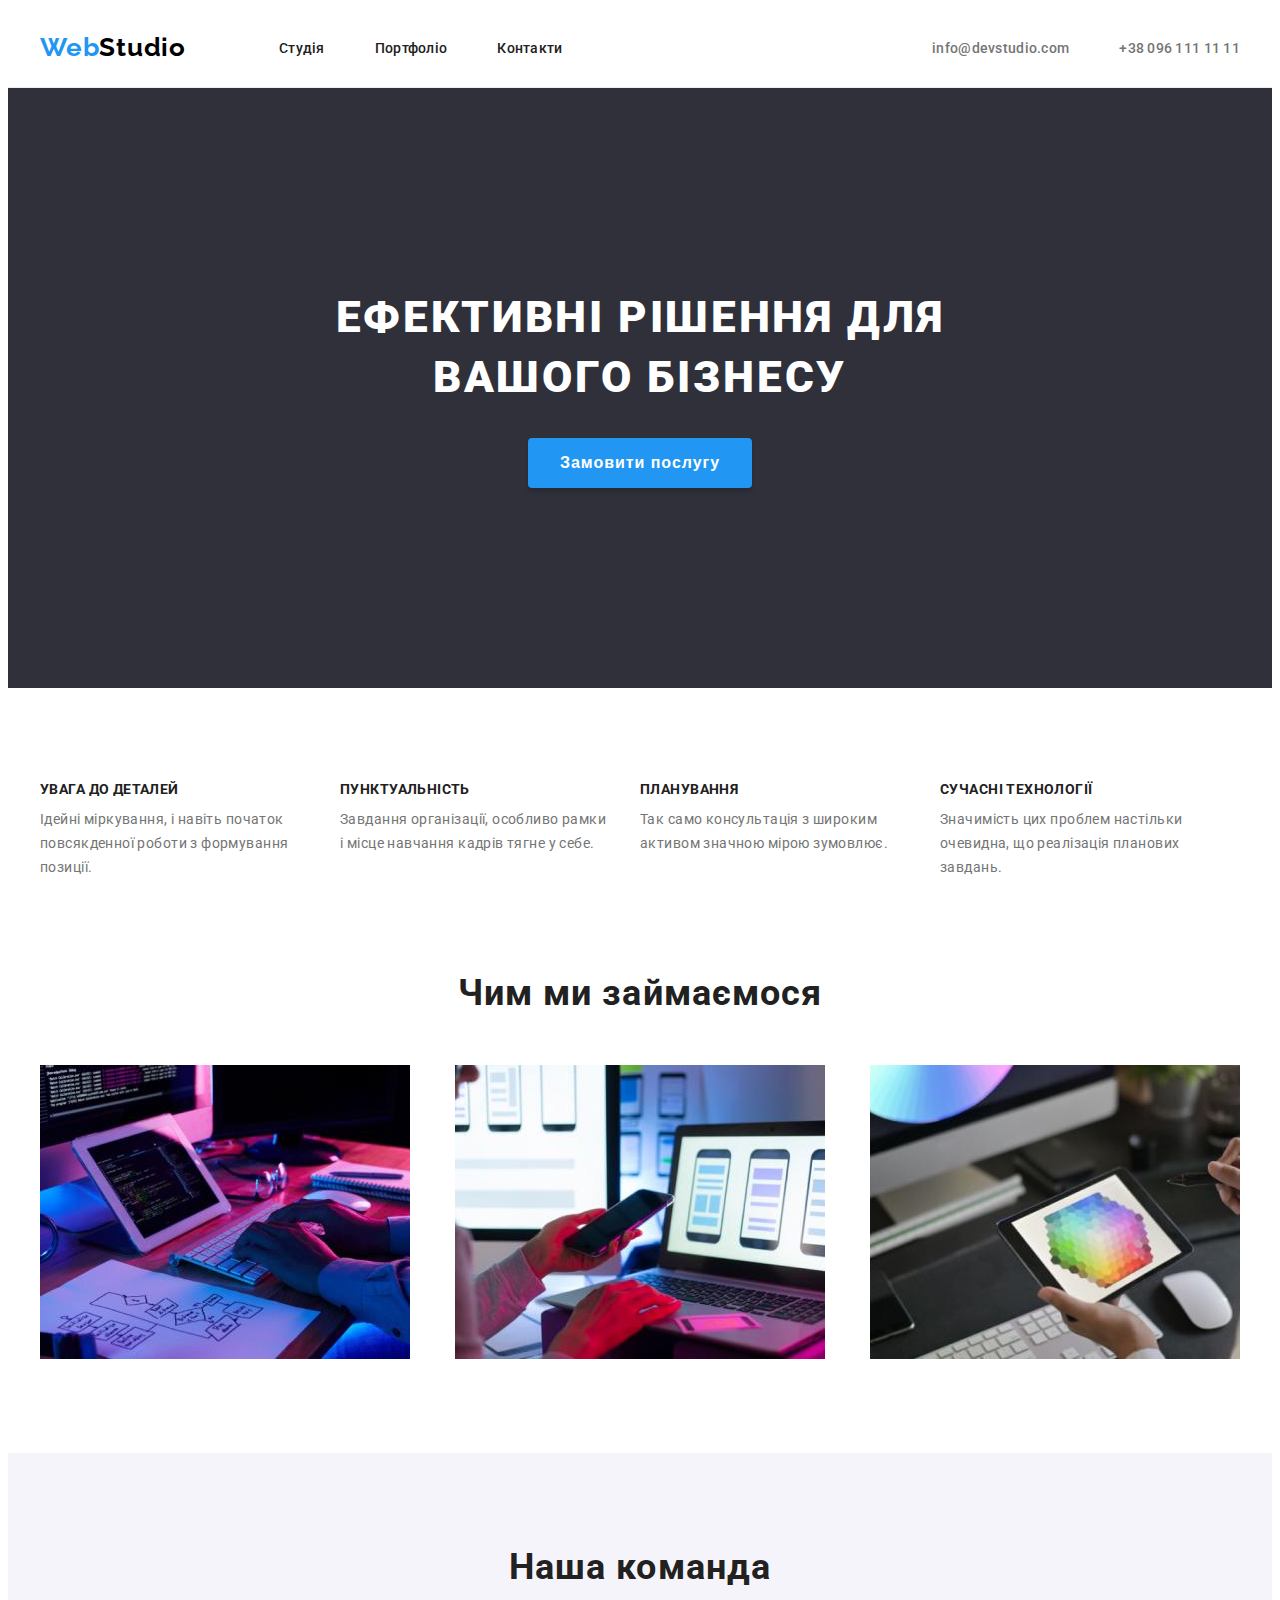
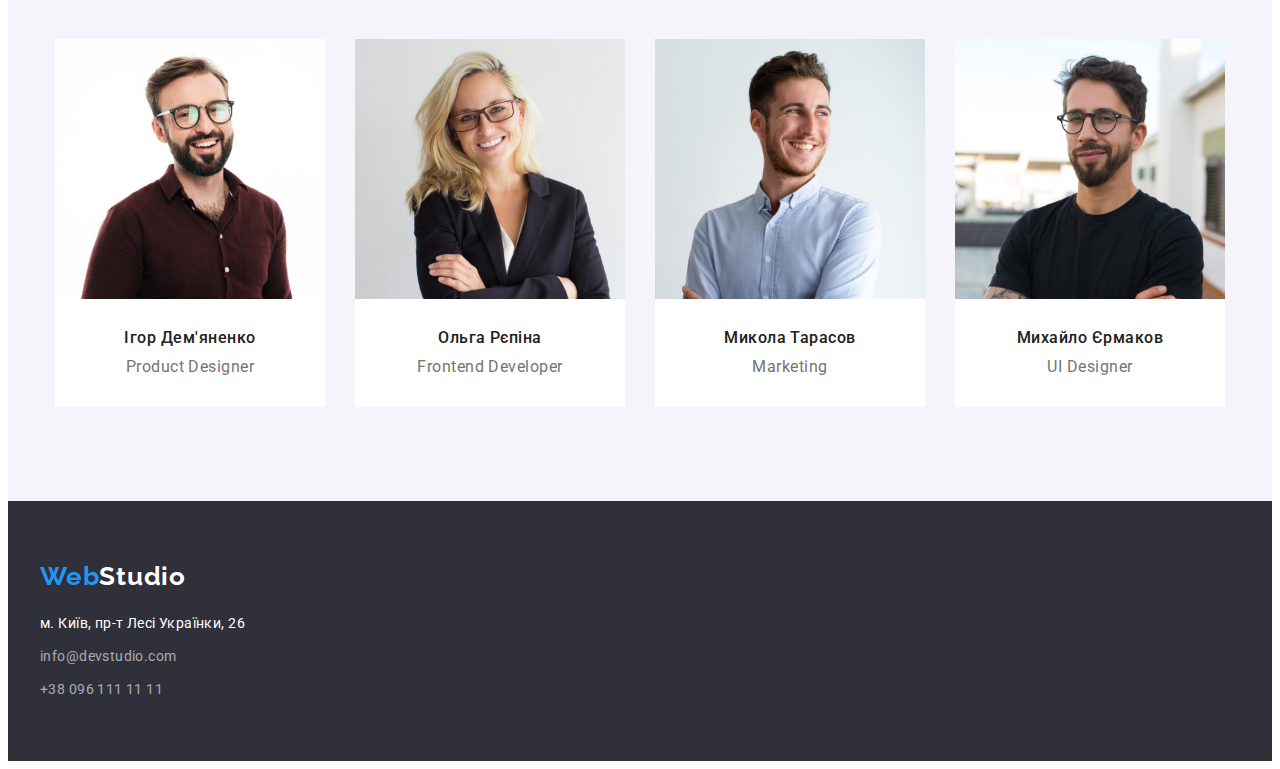
<file: index.htm>
<!DOCTYPE html>
<html lang="en">
<head>
    <meta charset="UTF-8">
    <meta http-equiv="X-UA-Compatible" content="IE=edge">
    <meta name="viewport" content="width=device-width, initial-scale=1.0">
    <title>HW#3</title>
    <link rel="preconnect" href="https://fonts.googleapis.com">
    <link rel="preconnect" href="https://fonts.gstatic.com" crossorigin>
    <link href="https://fonts.googleapis.com/css2?family=Raleway:wght@700&family=Roboto:wght@400;500;700;900&display=swap"
        rel="stylesheet">
    <link rel="stylesheet" href="https://cdnjs.cloudflare.com/ajax/libs/modern-normalize/1.1.0/modern-normalize.min.css"
        integrity="sha512-wpPYUAdjBVSE4KJnH1VR1HeZfpl1ub8YT/NKx4PuQ5NmX2tKuGu6U/JRp5y+Y8XG2tV+wKQpNHVUX03MfMFn9Q=="
        crossorigin="anonymous" referrerpolicy="no-referrer" />
    <link rel="stylesheet" href="./css/style.css">
</head>


<body>
    
    <header class="header">
        <div class="container">
            <a class="header-logo link" href="index.htm"><span class="web">Web</span>Studio</a>
            
            <nav class="header-nav">
                <ul class="nav-list list">
                    <li class="nav-item"><a href="index.htm" class="nav-link link">Студія</a></li>
                    <li class="nav-item"><a href="portfolio.html" class="nav-link link">Портфоліо</a></li>
                    <li class="nav-item"><a href="" class="nav-link link">Контакти</a></li>
                </ul>
            </nav>
            
            <ul class="connects-list list">
                    <li class="connects-item"><a href="mailto:info@devstudio.com" class="connects-link link">info@devstudio.com</a></li>
                    <li class="connects-item"><a href="tel:+380961111111" class="connects-link link">+38 096 111 11 11</a></li>
            </ul>
            
        </div>
    </header>
   
    <main>
        <section class="hero section">
            <div class="container">
                <h1 class="hero-title">Ефективні рішення для <br> вашого бізнесу</h1>
                <button class="hero-button btn" type="button">Замовити послугу</button>
            </div>
        </section>

        <section class="section">
            <div class="container">
                <h2 class="visually-hidden">Наші переваги</h2>
                <ul class="feature-list list">
                    <li class="feature-item">
                        <!-- <svg class="feature-icon">
                            <use href="./images/symbol-defs.svg#icon-antenna-1" width="70" height="70"></use>
                        </svg> -->
                        <h3 class="feature-title">УВАГА ДО ДЕТАЛЕЙ</h3>
                        <p class="feature-text">Ідейні міркування, і навіть початок повсякденної роботи з формування позиції.</p>
                    </li>
                    <li class="feature-item">
                        <!-- <svg class="feature-icon">
                            <use href="./images/symbol-defs.svg#icon-clock-1" width="70" height="70"></use>
                        </svg> -->
                        <h3 class="feature-title">ПУНКТУАЛЬНІСТЬ</h3>
                        <p class="feature-text">Завдання організації, особливо рамки і місце навчання кадрів тягне у себе.</p>
                    </li>
                    <li class="feature-item">
                        <!-- <svg class="feature-icon">
                            <use href="./images/symbol-defs.svg#icon-diagram-1" width="70" height="70"></use>
                        </svg> -->
                        <h3 class="feature-title">ПЛАНУВАННЯ</h3>
                        <p class="feature-text">Так само консультація з широким активом значною мірою зумовлює.</p>
                    </li>
                    <li class="feature-item">
                        <!-- <svg class="feature-icon">
                            <use href="./images/symbol-defs.svg#icon-astronaut-1" width="70" height="70"></use>
                        </svg> -->
                        <h3 class="feature-title">СУЧАСНІ ТЕХНОЛОГІЇ</h3>
                        <p class="feature-text">Значимість цих проблем настільки очевидна, що реалізація планових завдань.</p>
                    </li>
                </ul>
            </div>
        </section>

        <section class="work section">
            <div class="container">
                <h2 class="title">Чим ми займаємося</h2>
                <ul class="work-list list">
                    <li class="work-item"><img src="./images/1/1.jpg" alt="work photo" width="370" height="294"></li>
                    <li class="work-item"><img src="./images/1/2.jpg" alt="work photo" width="370" height="294"></li>
                    <li class="work-item"><img src="./images/1/3.jpg" alt="work photo" width="370" height="294"></li>
                </ul>
            </div>
        </section>

        <section class="team section">
            <div class="container">
                <h2 class="title">Наша команда</h2>
                <ul class="team-list list">
                    <li class="team-item item">
                        <img src="./images/2/1.jpg" alt="user photo" width="270" height="260">
                        <h3 class="team-title">Ігор Дем'яненко</h3>
                        <p class="team-after-title">Product Designer</p>
                        <!-- <ul class="team-soc-list list">
                            <li class="team-soc-item"><a href="" class="team-soc-link link">
                                <svg class="team-soc-icon" width="20" height="20">
                                    <use href="./images/symbol-defs.svg#icon-instagram-1"></use>
                                </svg>
                            </a></li>
                            <li class="team-soc-item"><a href="" class="team-soc-link link">
                                <svg class="team-soc-icon" width="20" height="20">
                                    <use href="./images/symbol-defs.svg#icon-twitter-1"></use>
                                </svg>
                            </a></li>
                            <li class="team-soc-item"><a href="" class="team-soc-link link">
                                <svg class="team-soc-icon" width="20" height="20">
                                    <use href="./images/symbol-defs.svg#icon-facebook-1"></use>
                                </svg>
                            </a></li>
                            <li class="team-soc-item"><a href="" class="team-soc-link link">
                                <svg class="team-soc-icon" width="20" height="20">
                                    <use href="./images/symbol-defs.svg#icon-linkedin-1"></use>
                                </svg>
                            </a></li>
                        </ul> -->
                    </li>
                    <li class="team-item">
                        <img src="./images/2/2.jpg" alt="user photo" width="270" height="260">
                        <h3 class="team-title">Ольга Рєпіна</h3>
                        <p class="team-after-title">Frontend Developer</p>
                        <!-- <ul class="team-soc-list list">
                            <li class="team-soc-item"><a href="" class="team-soc-link link">
                                    <svg class="team-soc-icon" width="20" height="20">
                                        <use href="./images/symbol-defs.svg#icon-instagram-1"></use>
                                    </svg>
                                </a></li>
                            <li class="team-soc-item"><a href="" class="team-soc-link link">
                                    <svg class="team-soc-icon" width="20" height="20">
                                        <use href="./images/symbol-defs.svg#icon-twitter-1"></use>
                                    </svg>
                                </a></li>
                            <li class="team-soc-item"><a href="" class="team-soc-link link">
                                    <svg class="team-soc-icon" width="20" height="20">
                                        <use href="./images/symbol-defs.svg#icon-facebook-1"></use>
                                    </svg>
                                </a></li>
                            <li class="team-soc-item"><a href="" class="team-soc-link link">
                                    <svg class="team-soc-icon" width="20" height="20">
                                        <use href="./images/symbol-defs.svg#icon-linkedin-1"></use>
                                    </svg>
                                </a></li>
                        </ul>   -->
                    </li>
                    <li class="team-item">
                        <img src="./images/2/3.jpg" alt="user photo" width="270" height="260">
                        <h3 class="team-title">Микола Тарасов</h3>
                        <p class="team-after-title">Marketing</p>
                        <!-- <ul class="team-soc-list list">
                            <li class="team-soc-item"><a href="" class="team-soc-link link">
                                    <svg class="team-soc-icon" width="20" height="20">
                                        <use href="./images/symbol-defs.svg#icon-instagram-1"></use>
                                    </svg>
                                </a></li>
                            <li class="team-soc-item"><a href="" class="team-soc-link link">
                                    <svg class="team-soc-icon" width="20" height="20">
                                        <use href="./images/symbol-defs.svg#icon-twitter-1"></use>
                                    </svg>
                                </a></li>
                            <li class="team-soc-item"><a href="" class="team-soc-link link">
                                    <svg class="team-soc-icon" width="20" height="20">
                                        <use href="./images/symbol-defs.svg#icon-facebook-1"></use>
                                    </svg>
                                </a></li>
                            <li class="team-soc-item"><a href="" class="team-soc-link link">
                                    <svg class="team-soc-icon" width="20" height="20">
                                        <use href="./images/symbol-defs.svg#icon-linkedin-1"></use>
                                    </svg>
                                </a></li>
                        </ul> -->
                    </li>
                    <li class="team-item">
                        <img src="./images/2/4.jpg" alt="user photo" width="270" height="260">
                        <h3 class="team-title">Михайло Єрмаков</h3>
                        <p class="team-after-title">UI Designer</p>
                        <!-- <ul class="team-soc-list list">
                            <li class="team-soc-item"><a href="" class="team-soc-link link">
                                    <svg class="team-soc-icon" width="20" height="20">
                                        <use href="./images/symbol-defs.svg#icon-instagram-1"></use>
                                    </svg>
                                </a></li>
                            <li class="team-soc-item"><a href="" class="team-soc-link link">
                                    <svg class="team-soc-icon" width="20" height="20">
                                        <use href="./images/symbol-defs.svg#icon-twitter-1"></use>
                                    </svg>
                                </a></li>
                            <li class="team-soc-item"><a href="" class="team-soc-link link">
                                    <svg class="team-soc-icon" width="20" height="20">
                                        <use href="./images/symbol-defs.svg#icon-facebook-1"></use>
                                    </svg>
                                </a></li>
                            <li class="team-soc-item"><a href="" class="team-soc-link link">
                                    <svg class="team-soc-icon" width="20" height="20">
                                        <use href="./images/symbol-defs.svg#icon-linkedin-1"></use>
                                    </svg>
                                </a></li>
                        </ul> -->
                    </li>
                </ul>
            </div>
        </section>

        <!-- <section class="section">
            <div class="clients">
                <h2 class="clients-title">Постійні клієнти</h2>
                <ul class="clients-list list"> 
                    <li class="clients-item">
                        <a href="" class="clients-link">
                            <svg class="clients-icon" width="106" height="60">
                                <use href="./images/symbol-defs.svg#icon-Logo"></use>
                            </svg>
                        </a>
                    </li>
                    <li class="clients-item">
                        <a href="" class="clients-link">
                            <svg class="clients-icon" width="106" height="60">
                                <use href="./images/symbol-defs.svg#icon-Logo-1"></use>
                            </svg>
                        </a>
                    </li>
                    <li class="clients-item">
                        <a href="" class="clients-link">
                            <svg class="clients-icon" width="106" height="60">
                                <use href="./images/symbol-defs.svg#icon-Logo-2"></use>
                            </svg>
                        </a>
                    </li>
                    <li class="clients-item">
                        <a href="" class="clients-link">
                            <svg class="clients-icon" width="106" height="60">
                                <use href="./images/symbol-defs.svg#icon-Logo-3"></use>
                            </svg>
                        </a>
                    </li>
                    <li class="clients-item">
                        <a href="" class="clients-link">
                            <svg class="clients-icon" width="106" height="60">
                                <use href="./images/symbol-defs.svg#icon-Logo-4"></use>
                            </svg>
                        </a>
                    </li>
                    <li class="clients-item">
                        <a href="" class="clients-link">
                            <svg class="clients-icon" width="106" height="60">
                                <use href="./images/symbol-defs.svg#icon-Logo-5"></use>
                            </svg>
                        </a>
                    </li>
                </ul>
            </div>
        </section> -->
    </main>

    <footer class="footer">
        <div class="container footer-container">
            <div class="studio-links">
                <a class="logo-footer" href="index.htm"><span class="web">Web</span>Studio</a>
                <address class="address">
                    <ul class="address-list list">
                        <li class="address-item"><a href="https://goo.gl/maps/bcFyu82dvzgMby9P7" class="address-link location">
                            м. Київ, пр-т Лесі Українки, 26</a></li>
                        <li class="address-item"><a href="mailto:info@devstudio.com" class="address-link">info@devstudio.com</a>
                        </li>
                        <li class="address-item"><a href="tel:+380961111111" class="address-link">+38 096 111 11 11</a></li>
                    </ul>
                </address>
            </div>
            
            <!-- <div class="soc-network">
                <h3 class="soc-network-title">приєднуйтесь</h3>
                
                <ul class="soc-network-list list">
                    <li class="soc-network-item"><a href="" class="soc-network-link link">
                        <svg class="team-soc-icon" width="20" height="20">
                            <use href="./images/symbol-defs.svg#icon-instagram-1"></use>
                        </svg>
                    </a> </li>
                    <li class="soc-network-item"><a href="" class="soc-network-link link">
                        <svg class="team-soc-icon" width="20" height="20">
                            <use href="./images/symbol-defs.svg#icon-twitter-1"></use>
                        </svg>
                    </a> </li>
                    <li class="soc-network-item"><a href="" class="soc-network-link link">
                        <svg class="team-soc-icon" width="20" height="20">
                            <use href="./images/symbol-defs.svg#icon-facebook-1"></use>
                        </svg>
                    </a> </li>
                    <li class="soc-network-item"><a href="" class="soc-network-link link">
                        <svg class="team-soc-icon" width="20" height="20">
                            <use href="./images/symbol-defs.svg#icon-linkedin-1"></use>
                        </svg>
                    </a> </li>
                </ul>
            </div> -->

        </div>
    </footer>

</body>
</html>
</file>
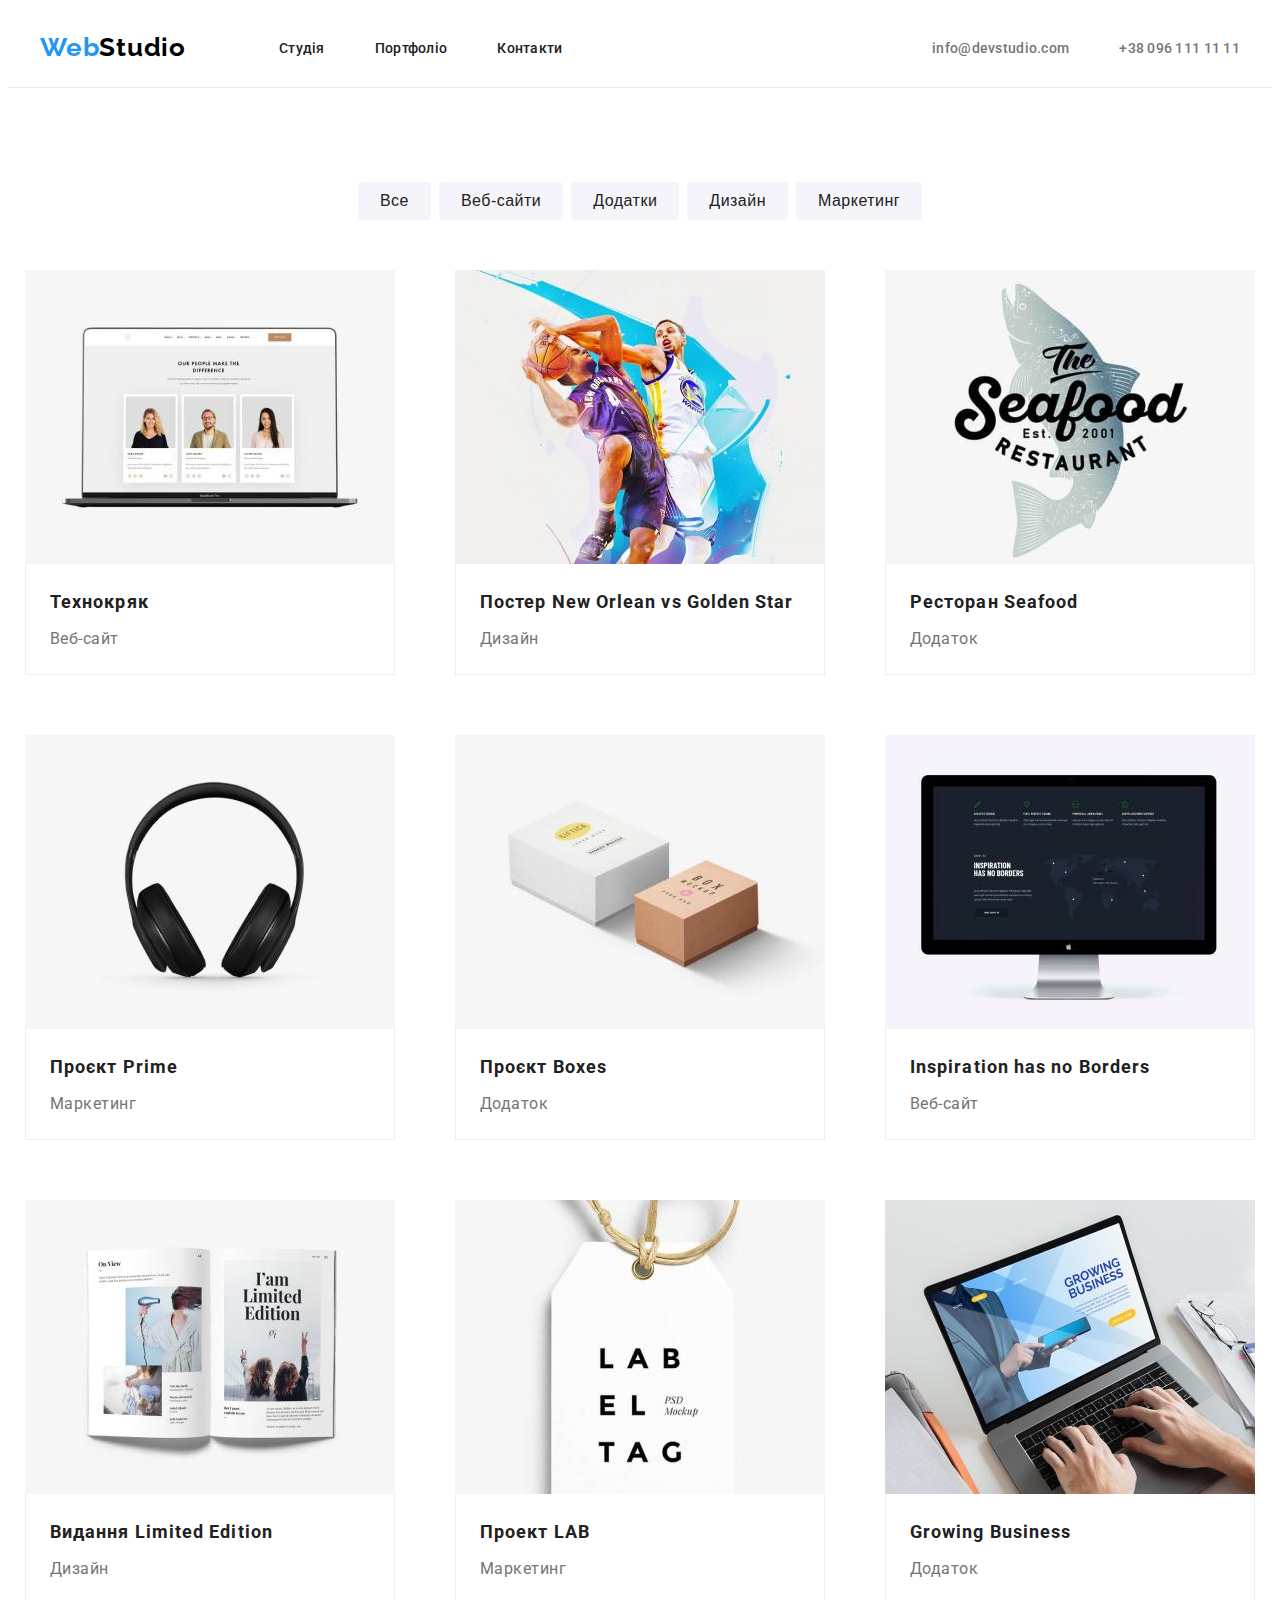
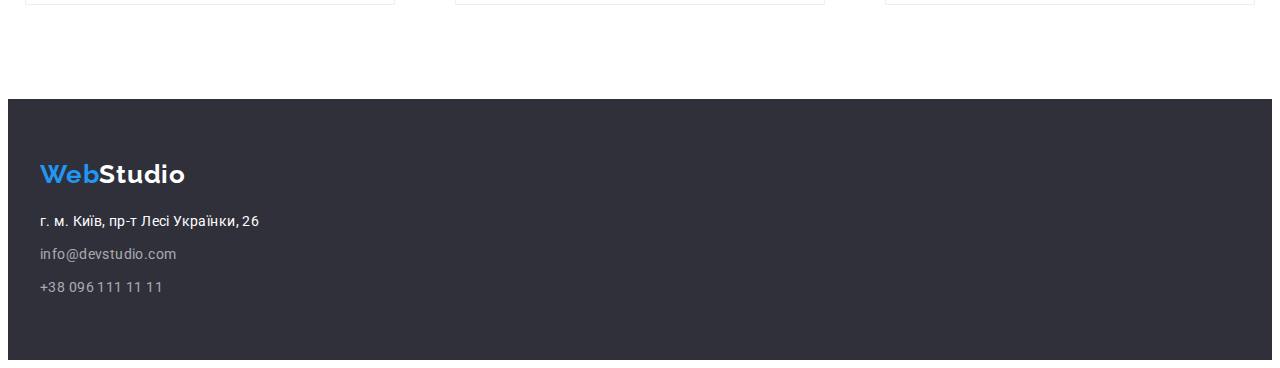
<file: portfolio.html>
<!DOCTYPE html>
<html lang="en">
<head>
    <meta charset="UTF-8">
    <meta http-equiv="X-UA-Compatible" content="IE=edge">
    <meta name="viewport" content="width=device-width, initial-scale=1.0">
    <title>HW#3</title>
    <link rel="preconnect" href="https://fonts.googleapis.com">
    <link rel="preconnect" href="https://fonts.gstatic.com" crossorigin>
    <link
        href="https://fonts.googleapis.com/css2?family=Raleway:wght@700&family=Roboto:wght@400;500;700;900&display=swap"
        rel="stylesheet">
    <link rel="stylesheet" href="https://cdnjs.cloudflare.com/ajax/libs/modern-normalize/1.1.0/modern-normalize.min.css"
        integrity="sha512-wpPYUAdjBVSE4KJnH1VR1HeZfpl1ub8YT/NKx4PuQ5NmX2tKuGu6U/JRp5y+Y8XG2tV+wKQpNHVUX03MfMFn9Q=="
        crossorigin="anonymous" referrerpolicy="no-referrer" />
    <link rel="stylesheet" href="./css/style.css">
</head>


<body>

    <header class="header">
        <div class="container">
            <a class="header-logo link" href="index.htm"><span class="web">Web</span>Studio</a>
    
            <nav class="header-nav">
                <ul class="nav-list list">
                    <li class="nav-item"><a href="index.htm" class="nav-link link">Студія</a></li>
                    <li class="nav-item"><a href="portfolio.html" class="nav-link link">Портфоліо</a></li>
                    <li class="nav-item"><a href="" class="nav-link link">Контакти</a></li>
                </ul>
            </nav>
    
            <ul class="connects-list list">
                <li class="connects-item"><a href="mailto:info@devstudio.com"
                        class="connects-link link">info@devstudio.com</a></li>
                <li class="connects-item"><a href="tel:+380961111111" class="connects-link link">+38 096 111 11 11</a></li>
            </ul>
        </div>
    </header>
    
    <main>
        <section class="section">
            <h1 class="visually-hidden">Portfolio</h1>
            
                
            <ul class="filtr-list list">
                <li class="filtr-item"><button type="button" class="filtr-btn">Все</button></li>
                <li class="filtr-item"><button type="button" class="filtr-btn">Веб-сайти</button></li>
                <li class="filtr-item"><button type="button" class="filtr-btn">Додатки</button></li>
                <li class="filtr-item"><button type="button" class="filtr-btn">Дизайн</button></li>
                <li class="filtr-item"><button type="button" class="filtr-btn">Маркетинг</button></li>
            </ul>
            
               
            <ul class="projects-list list">
                <li class="projects-item">
                    <img src="./images/3/1.jpg" alt="monitor screen" width="370" height="294">
                    <div class="projects-text border">
                        <h2 class="projects-title t-border">Технокряк</h2>
                        <p class="projects-after-title t-border">Веб-сайт</p>
                    </div>
                </li>
                <li class="projects-item">
                    <img src="./images/3/2.jpg" alt="basketball" width="370" height="294">
                    <div class="projects-text border">
                        <h2 class="projects-title t-border">Постер New Orlean vs Golden Star</h2>
                        <p class="projects-after-title t-border">Дизайн</p>
                    </div>
                </li>
                <li class="projects-item">
                    <img src="./images/3/3.jpg" alt="restaurant logo" width="370" height="294">
                    <div class="projects-text border">
                        <h2 class="projects-title t-border">Ресторан Seafood</h2>
                        <p class="projects-after-title t-border">Додаток</p>
                    </div>
                </li>
                <li class="projects-item">
                    <img src="./images/3/4.jpg" alt="headphones" width="370" height="294">
                    <div class="projects-text border">
                        <h2 class="projects-title t-border">Проєкт Prime</h2>
                        <p class="projects-after-title t-border">Маркетинг</p>
                    </div>
                </li>
                <li class="projects-item">
                    <img src="./images/3/5.jpg" alt="boxes" width="370" height="294">
                    <div class="projects-text border">
                        <h2 class="projects-title t-border">Проєкт Boxes</h2>
                        <p class="projects-after-title t-border">Додаток</p>
                    </div>
                </li>
                <li class="projects-item">
                    <img src="./images/3/6.jpg" alt="monitor screen" width="370" height="294">
                            <div class="projects-text border">
                        <h2 class="projects-title t-border">Inspiration has no Borders</h2>
                        <p class="projects-after-title t-border">Веб-сайт</p>
                    </div>
                </li>
                <li class="projects-item">
                    <img src="./images/3/7.jpg" alt="magazine" width="370" height="294">
                    <div class="projects-text border">
                        <h2 class="projects-title t-border">Видання Limited Edition</h2>
                        <p class="projects-after-title t-border">Дизайн</p>
                    </div>
                </li>
                <li class="projects-item">
                    <img src="./images/3/8.jpg" alt="tag" width="370" height="294">
                    <div class="projects-text border">
                        <h2 class="projects-title t-border">Проект LAB</h2>
                        <p class="projects-after-title t-border">Маркетинг</p>
                    </div>
                </li>
                <li class="projects-item">
                    <img src="./images/3/9.jpg" alt="macbook" width="370" height="294">
                    <div class="projects-text border">
                        <h2 class="projects-title t-border">Growing Business</h2>
                        <p class="projects-after-title t-border">Додаток</p>
                    </div>
                </li>
            </ul>
        </section>
    </main>

    <footer class="footer">
        <div class="container footer-container">
            <div class="studio-links">
                <a class="logo-footer" href="index.htm"><span class="web">Web</span>Studio</a>
                <address class="address">
                    <ul class="address-list list">
                        <li class="address-item"><a href="https://goo.gl/maps/bcFyu82dvzgMby9P7"
                                class="address-link location">г.
                                м. Київ, пр-т Лесі Українки, 26</a></li>
                        <li class="address-item"><a href="mailto:info@devstudio.com"
                                class="address-link">info@devstudio.com</a>
                        </li>
                        <li class="address-item"><a href="tel:+380961111111" class="address-link">+38 096 111 11 11</a></li>
                    </ul>
                </address>
            </div>
    
            <!-- <div class="soc-network">
                <h3 class="soc-network-title">приєднуйтесь</h3>
    
                <ul class="soc-network-list list">
                    <li class="soc-network-item"><a href="" class="soc-network-link link">
                            <svg class="team-soc-icon" width="20" height="20">
                                <use href="./images/symbol-defs.svg#icon-instagram-1"></use>
                            </svg>
                        </a> </li>
                    <li class="soc-network-item"><a href="" class="soc-network-link link">
                            <svg class="team-soc-icon" width="20" height="20">
                                <use href="./images/symbol-defs.svg#icon-twitter-1"></use>
                            </svg>
                        </a> </li>
                    <li class="soc-network-item"><a href="" class="soc-network-link link">
                            <svg class="team-soc-icon" width="20" height="20">
                                <use href="./images/symbol-defs.svg#icon-facebook-1"></use>
                            </svg>
                        </a> </li>
                    <li class="soc-network-item"><a href="" class="soc-network-link link">
                            <svg class="team-soc-icon" width="20" height="20">
                                <use href="./images/symbol-defs.svg#icon-linkedin-1"></use>
                            </svg>
                        </a> </li>
                </ul>
            </div> -->
    
        </div>
    </footer>

</body>
</html>
</file>
<file: css/style.css>
:root {
    --main-text-color: #212121;
    --accent-color: #2196F3;
    --white-color: #ffffff;
    --black-color: #000000;
    --other-row-color: #757575;
    --background: #2F303A;
    --icon-color: #AFB1B8;
}

.visually-hidden {
    position: absolute;
    white-space: nowrap;
    width: 1px;
    height: 1px;
    overflow: hidden;
    border: 0;
    padding: 0;
    clip: rect(0 0 0 0);
    clip-path: inset(50%);
    margin: -1px;
}



/* RESET */
body {
    font-family: roboto, sans-serif;
    color: var(--main-text-color);
}
p, h1, h2, h3 {
    margin: 0;
}
img {
    display: block;
    max-width: 100%;
    height: auto;
}



/* GENERAL */
.link {
    text-decoration: none;
    color: currentColor;
}
.list {
    list-style: none;
    padding: 0;
    margin: 0;
}
/* .i-border {
    border: 1px dashed rgb(25, 205, 163);
}
.t-border {
    border: 1px dotted rgb(211, 172, 14);
} */
.container {
    width: 1200px;
    margin: 0 auto;
    padding: 0 15px;

    /* outline: 2px solid goldenrod; */
}
.section {
    padding-top: 94px;
    padding-bottom: 94px;

    /* outline: 1px dotted rgb(255, 0, 0); */
}
.btn {
    cursor: pointer;
    margin-left: auto;
    margin-right: auto;
    box-shadow: 0px 4px 4px rgba(0, 0, 0, 0.15);
    border-radius: 4px;

    background: #2196F3;
}
.title {
    font-weight: 700;
    font-size: 36px;
    line-height: 1.16;
    text-align: center;
    letter-spacing: 0.03em;
    margin-bottom: 50px;

    color: var(--main-text-color);
}
.address {
    font-style: normal;
    margin-top: 20px;
}



/* HEADER */
.header {
    padding-top: 24px;
    padding-bottom: 24px;
    border-bottom: 1px solid #ECECEC;

    background-color: #fff;
}
.header .container {
    display: flex;
    align-items: center;
}
.header-logo {
    font-family: 'Raleway', sans-serif;
    font-weight: 700;
    font-size: 26px;
    line-height: 1.19;
    letter-spacing: 0.03em;
    text-decoration: none;
    margin-right: 93px;

    color: var(--black-color);
}
.web {
    color: var(--accent-color);
}
.nav-list {
    display: flex;
    align-items: center;
}
.nav-item:not(:last-child) {
    margin-right: 50px;
}
.nav-link {
    font-weight: 500;
    font-size: 14px;
    line-height: 1.14;
    letter-spacing: 0.02em;
    text-decoration: none;

    color: var(--main-text-color)
}
.nav-link:hover,
.nav-link:focus {
    color: var(--accent-color);
}
/* .connects {
    margin-left: auto;
} */
.connects-list {
    display: flex;
    margin-left: auto;
}
.connects-item:not(:last-child) {
    margin-right: 50px;
}
.connects-link {
    font-weight: 500;
    font-size: 14px;
    line-height: 1.14;
    letter-spacing: 0.02em;
    text-decoration: none;

    color: var(--other-row-color);
}
.connects-link:hover,
.connects-link:focus {
    color: var(--accent-color);
    cursor: pointer;
}



/* HERO */
.hero {
    padding-top: 200px;
    padding-bottom: 200px;
    background-color: var(--background);
    /* max-width: 1600px; */
    margin: 0 auto;
    /* background-image: url(../images/Img.jpg), linear-gradient(#C4C4C4, #C4C4C4); */
    background-repeat: no-repeat;
    background-position: center;
    background-size: cover;
}
.hero-title {
    font-weight: 900;
    font-size: 44px;
    line-height: 1.36;
    text-align: center;
    letter-spacing: 0.06em;
    text-transform: uppercase;
    margin-bottom: 30px;

    color: var(--white-color);
}
.hero-button {
    font-weight: 700;
    font-size: 16px;
    line-height: 1.88;
    display: flex;
    align-items: center;
    text-align: center;
    letter-spacing: 0.06em;
    padding: 10px 32px;
    border: none;
    
    color: #FFFFFF;
}



/* FEATURE */
/* .feature {
    padding-top: 94px;
    padding-bottom: 94px;

    background-color: #fff;
} */
.feature-list {
    display: flex;
    padding: 0;
}
.feature-item {
    width: 270px;
}
.feature-item:not(:last-child) {
    margin-right: 30px;
}
.feature-icon {
    width: 270px;
    height: 120px;
    padding: 25px 100px;
    margin-bottom: 30px;
    border-radius: 4px;

    background: #F5F4FA;
}
.feature-title {
    font-weight: 700;
    font-size: 14px;
    line-height: 1.14;
    letter-spacing: 0.03em;
    text-transform: uppercase;
    margin-bottom: 10px;

    color: var(--main-text-color);
}
.feature-text {
    font-size: 14px;
    line-height: 1.71;
    letter-spacing: 0.03em;

    color: var(--other-row-color);
}



/* WORK */
.work {
    padding-top: 0;
    /* padding-bottom: 94px; */

    /* background-color: #fff; */
}
.work-list {
    display: flex;
    justify-content: space-between;
}



/* TEAM */
.team {
    /* padding-top: 94px;
    padding-bottom: 94px; */

    background-color: #F5F4FA;
}
.team-list {
    display: flex;
    justify-content: center;
}
.team-item {
    background-color: rgb(255, 255, 255);
    /* box-shadow: 0px 1px 3px rgba(0, 0, 0, 0.12), 0px 1px 1px rgba(0, 0, 0, 0.14), 0px 2px 1px rgba(0, 0, 0, 0.2);
    border-radius: 0px 0px 4px 4px; */
    /* background-color: rgb(137, 38, 38); */
}
.team-item:not(:last-child) {
    margin-right: 30px;
}
/* .team-text {
    padding-top: 30px;
    padding-bottom: 30px;

    background-color: rgb(255, 255, 255);
} */
.team-title {
    font-weight: 500;
    font-size: 16px;
    line-height: 1.18;
    text-align: center;
    letter-spacing: 0.03em;
    margin-top: 30px;
    margin-bottom: 10px;

    color: var(--main-text-color);
}
.team-after-title {
    font-size: 16px;
    line-height: 1.18;
    text-align: center;
    letter-spacing: 0.03em;
    margin-bottom: 30px;

    color: var(--other-row-color);
}
.team-soc-list {
    display: flex;
    justify-content: center;
    margin-bottom: 30px;
}
.team-soc-item:not(:last-child) {
    margin-right: 10px;
}
.team-soc-link {
    width: 44px;
    height: 44px;
    /* background-color: rgb(119, 33, 33); */
    /* border: 1px solid #000; */
    border-radius: 50%;
    display: flex;
    align-items: center;
    justify-content: center;
    color: var(--icon-color);
}
.team-soc-icon {
    fill: currentColor;
}
.team-soc-link:hover {
    background-color: var(--accent-color);
    color: #FFFFFF;
}




/* CLIENTS */
.clients-title {
    font-family: Roboto, sans-serif;
    font-weight: 700;
    font-size: 36px;
    line-height: (42/36);
    text-align: center;
    letter-spacing: 0.03em;
    margin-bottom: 50px;
    
    color: #212121;
}
.clients-list {
    display: flex;
    align-items: center;
    justify-content: center;
}
.clients-item:not(:last-child) {
   margin-right: 30px;
}
.clients-link {
    width: 170px;
    height: 92px;
    display: block;
    border: 1px solid #AFB1B8;
    border-radius: 4px;
    padding: 16px 32px;
    color: var(--icon-color)
}
.clients-icon {
    fill: currentColor;
}
.clients-link:hover,
.clients-link:focus {
    color: var(--accent-color);
    border: 1px solid var(--accent-color);
}



/* FOOTER */
.footer {
    background-color: var(--background);
    padding-top: 60px;
    padding-bottom: 60px;
}
.footer-container {
    display: flex;
}
.logo-footer {
    font-family: 'Raleway', sans-serif;
    font-weight: 700;
    font-size: 26px;
    line-height: 1.19;
    letter-spacing: 0.03em;
    text-decoration: none;
    margin-bottom: 20px;

    color: var(--white-color);
}
.footer-contacts {
    font-size: 14px;
    line-height: 1.71;
    letter-spacing: 0.03em;

    color: rgba(255, 255, 255, 0.6);

}
.address-item:not(:last-child) {
    margin-bottom: 9px;
}
.address-link {
    font-size: 14px;
    line-height: 1.71;
    letter-spacing: 0.03em;
    text-decoration: none;

    color: rgba(255, 255, 255, 0.6);
}
.address-link:hover,
.address-link:focus {
    color: var(--accent-color);
}
.location {
    color: var(--white-color);
}
.soc-network {
    margin-left: 70px;
    margin-top: 12px;
}
.soc-network-title {
    font-weight: 700;
    font-size: 14px;
    line-height: 16px;
    letter-spacing: 0.03em;
    text-transform: uppercase;
    margin-bottom: 20px;
    
    color: var(--white-color);
}
.soc-network-list {
    display: flex;
    align-items: center;
    justify-content: center;
}
.soc-network-item:not(:last-child) {
    margin-right: 10px;
}
.soc-network-link {
    width: 44px;
    height: 44px;
    /* background-color: rgb(119, 33, 33);
    border: 1px solid #000; */
    border-radius: 50%;
    display: flex;
    align-items: center;
    justify-content: center;

    background: rgba(255, 255, 255, 0.1);
    color: #AFB1B8;
}
.soc-network-link:hover {
    background-color: var(--accent-color);
    color: #fff;
}




/* PORTFOLIO */
.filtr-list {
    margin-bottom: 50px;
    display: flex;
    justify-content: center;
}
/* .filtr-item {
    padding: 6px 22px;
    font-weight: 500;
    font-size: 16px;
    line-height: 1.62;
    text-align: center;
    letter-spacing: 0.03em;
    
    color: var(--main-text-color);
} */
.filtr-item:not(:last-child) {
    margin-right: 8px;
}
.filtr-btn {
    background: #F5F4FA;
    border-radius: 4px;
    /* outline: none; */
    border: none;
    cursor: pointer;
    
    padding: 6px 22px;
    font-weight: 500;
    font-size: 16px;
    line-height: 1.62;
    text-align: center;
    letter-spacing: 0.03em;
    
    color: var(--main-text-color);
} 
.filtr-btn:hover,
.filtr-btn:focus {
    box-shadow: 0px 3px 1px rgba(0, 0, 0, 0.1), 0px 1px 2px rgba(0, 0, 0, 0.08), 0px 2px 2px rgba(0, 0, 0, 0.12);
    border-radius: 4px;
    background: var(--accent-color);
    color: var(--white-color);
}
.projects-list {
    display: flex;
    flex-wrap: wrap;
    justify-content: center;
    margin: -15px;
    gap: 30px;
}
.projects-item {
    width: 370px;
    margin: 15px;
    /* width: calc((100% - 60px) / 3); */
    /* box-shadow: 0px 1px 1px rgba(0, 0, 0, 0.12), 0px 4px 4px rgba(0, 0, 0, 0.06), 1px 4px 6px rgba(0, 0, 0, 0.16); */
}
.projects-text {
   padding: 20px 24px;
}
.border {
    background: #FFFFFF;
    border-bottom: 1px solid #EEEEEE;
    border-right: 1px solid #EEEEEE;
    border-left: 1px solid #EEEEEE;
}
.projects-title {
    font-weight: 700;
    font-size: 18px;
    line-height: 2;
    letter-spacing: 0.06em;
    
    color: var(--main-text-color);
    margin-bottom: 4px;
}
.projects-after-title {
    font-weight: 400;
    font-size: 16px;
    line-height: 1.88;
    letter-spacing: 0.03em;
    
    color: var(--other-row-color);
}
</file>
